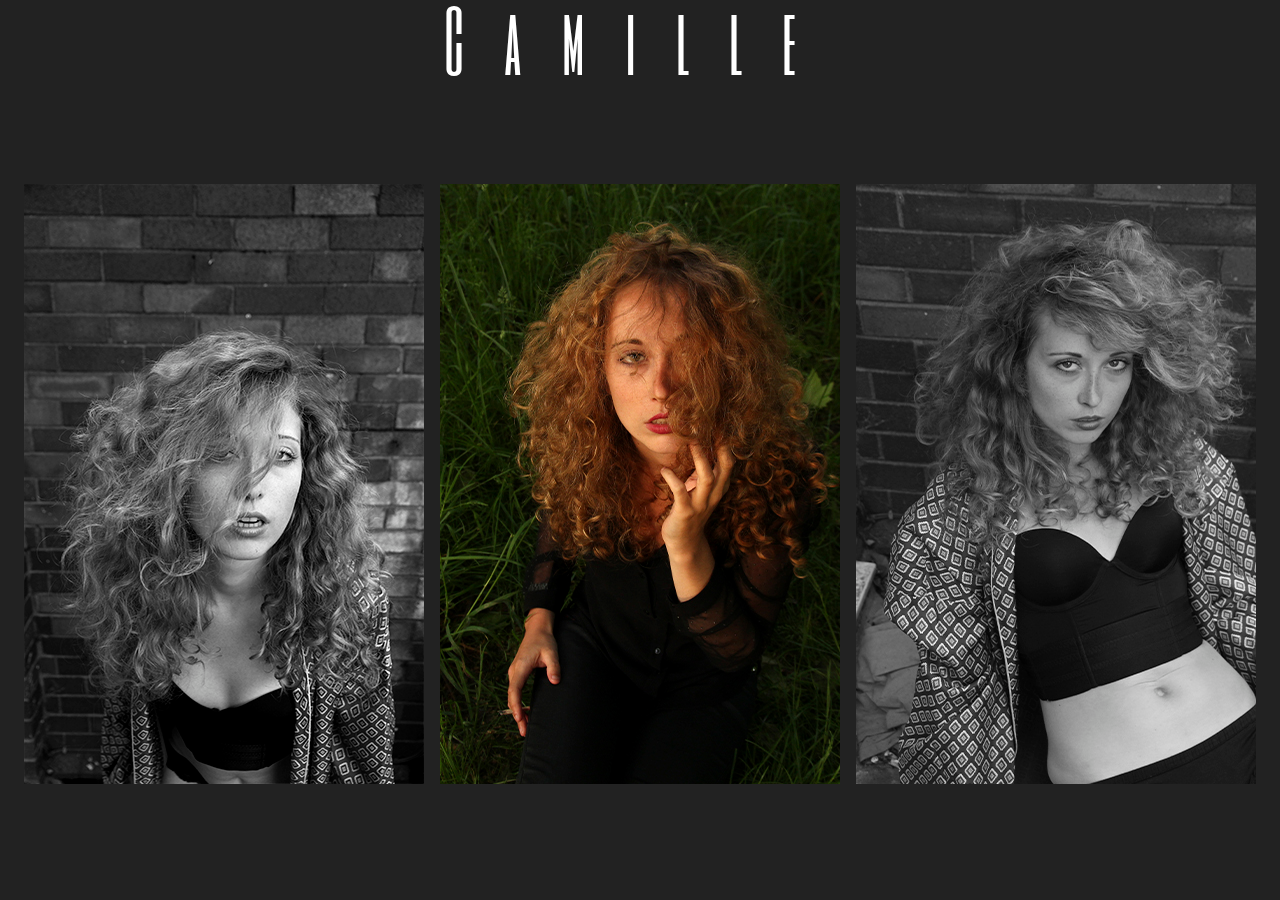
<file: Camille.html>
<!DOCTYPE html>
<html lang="en" dir="ltr">
  <head>
    <meta charset="utf-8">
    <link rel="stylesheet" href="css/reset.css">
    <link rel="stylesheet" href="css/typo.css">
    <link rel="stylesheet" href="css/master.css">
  </head>
  <body>
  <h1>Camille</h1>
  </body>


    <div class="photogirl">

    <img src="images/01C.jpg" alt="ceci est une image">
      <img src="images/03C.jpg" alt="ceci est une image">
    <img src="images/04C.jpg" alt="ceci est une image">

</div>

</html>
</file>
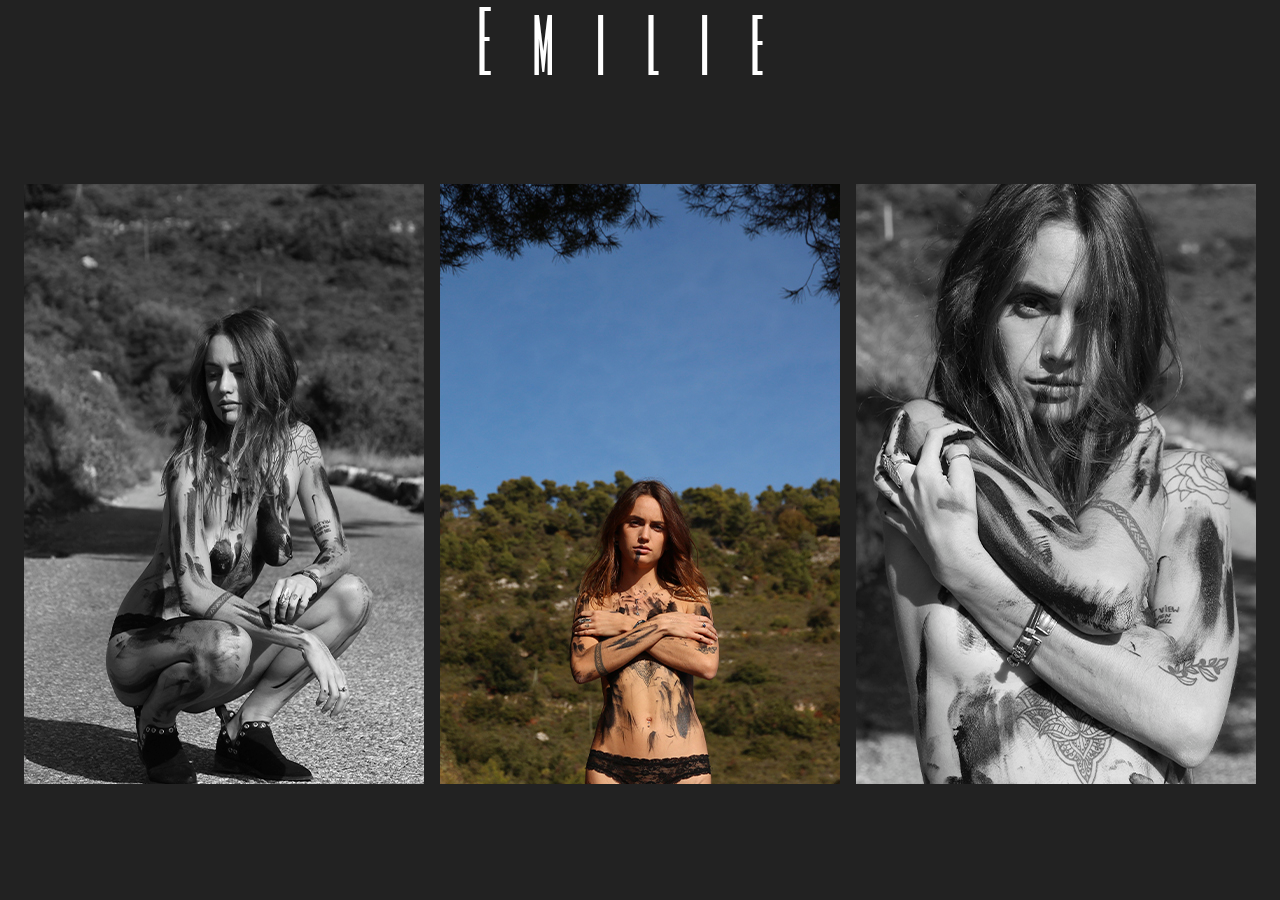
<file: Emilie.html>
<!DOCTYPE html>
<html lang="en" dir="ltr">
  <head>
    <meta charset="utf-8">
    <link rel="stylesheet" href="css/reset.css">
    <link rel="stylesheet" href="css/typo.css">
    <link rel="stylesheet" href="css/master.css">
  </head>
  <body>
  <h1>Emilie</h1>
  </body>

  <div class="photogirl">

<img src="images/01E.jpg" alt="ceci est une image">
<img src="images/02E.jpg" alt="ceci est une image">
<img src="images/03E.jpg" alt="ceci est une image">

</div>

</html>
</file>
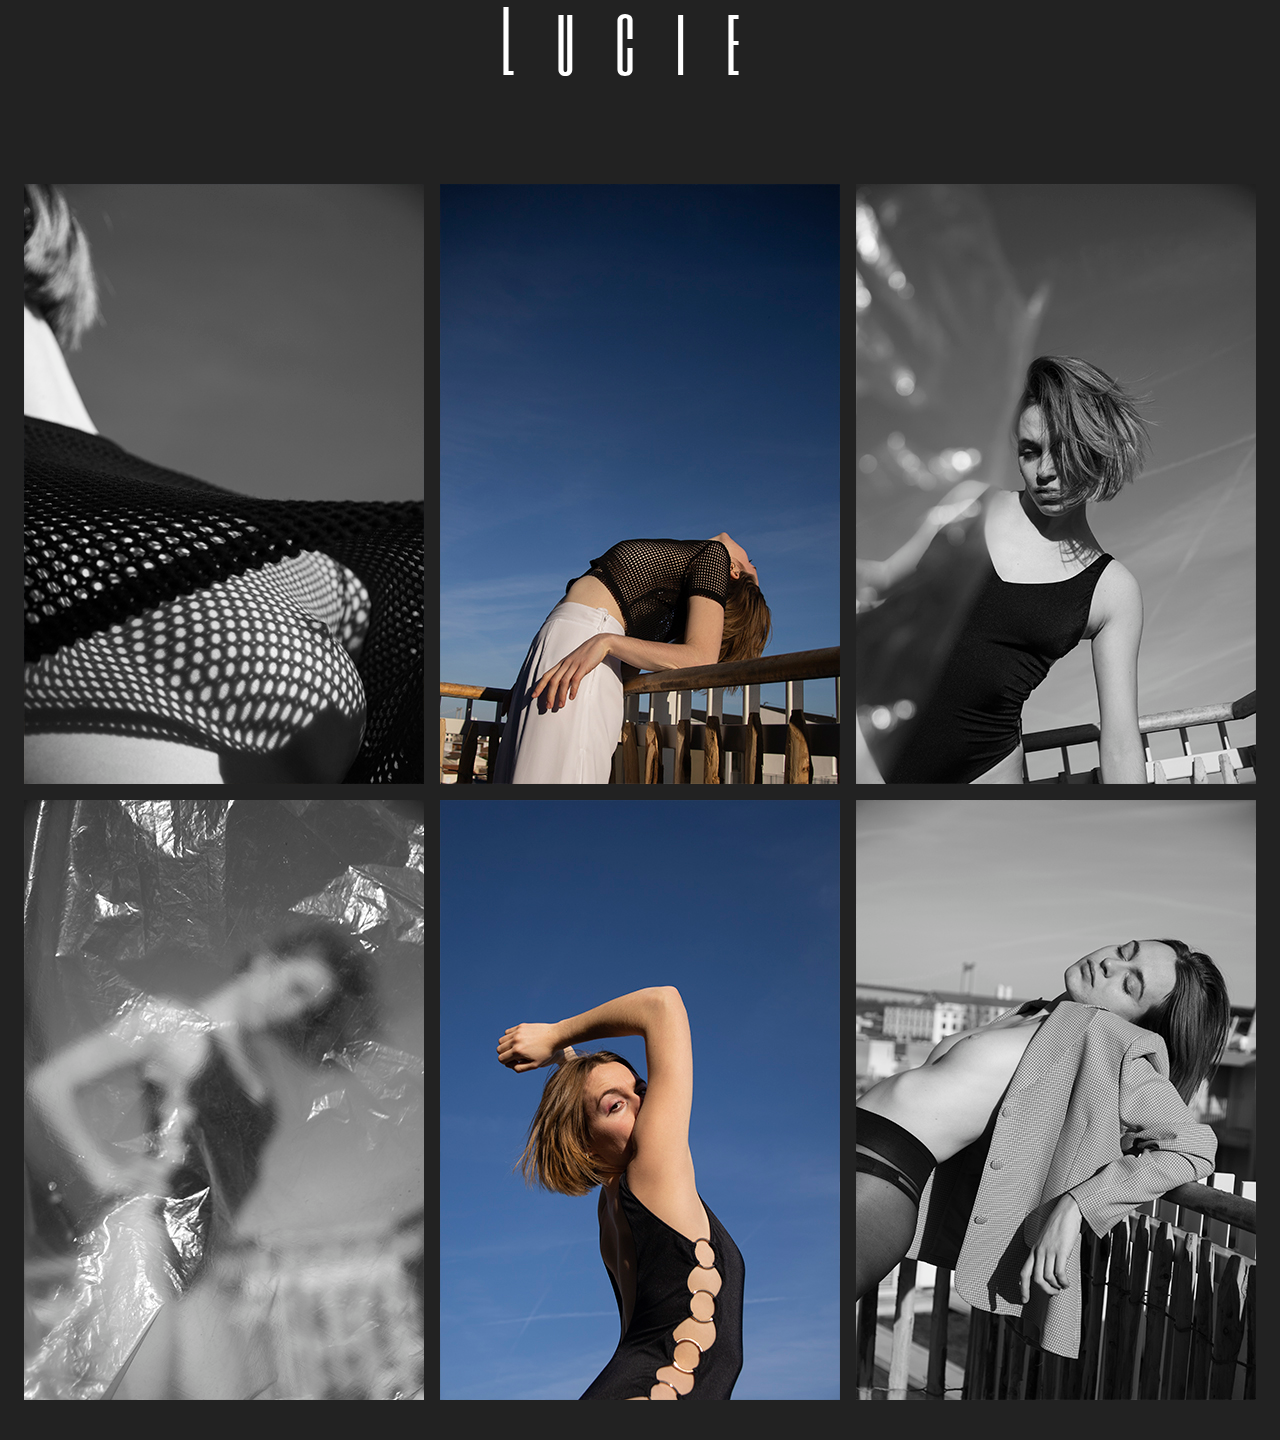
<file: Lucie.html>
<!DOCTYPE html>
<html lang="en" dir="ltr">
  <head>
    <meta charset="utf-8">
    <link rel="stylesheet" href="css/reset.css">
    <link rel="stylesheet" href="css/typo.css">
    <link rel="stylesheet" href="css/master.css">
  </head>
  <body>
  <h1>Lucie</h1>
  </body>

  <div class="photogirl">

<img src="images/02L.jpg" alt="ceci est une image">
<img src="images/01L.jpg" alt="ceci est une image">
<img src="images/03L.jpg" alt="ceci est une image">
<img src="images/04L.jpg" alt="ceci est une image">
<img src="images/06L.jpg" alt="ceci est une image">
<img src="images/05L.jpg" alt="ceci est une image">


</div>


</html>
</file>
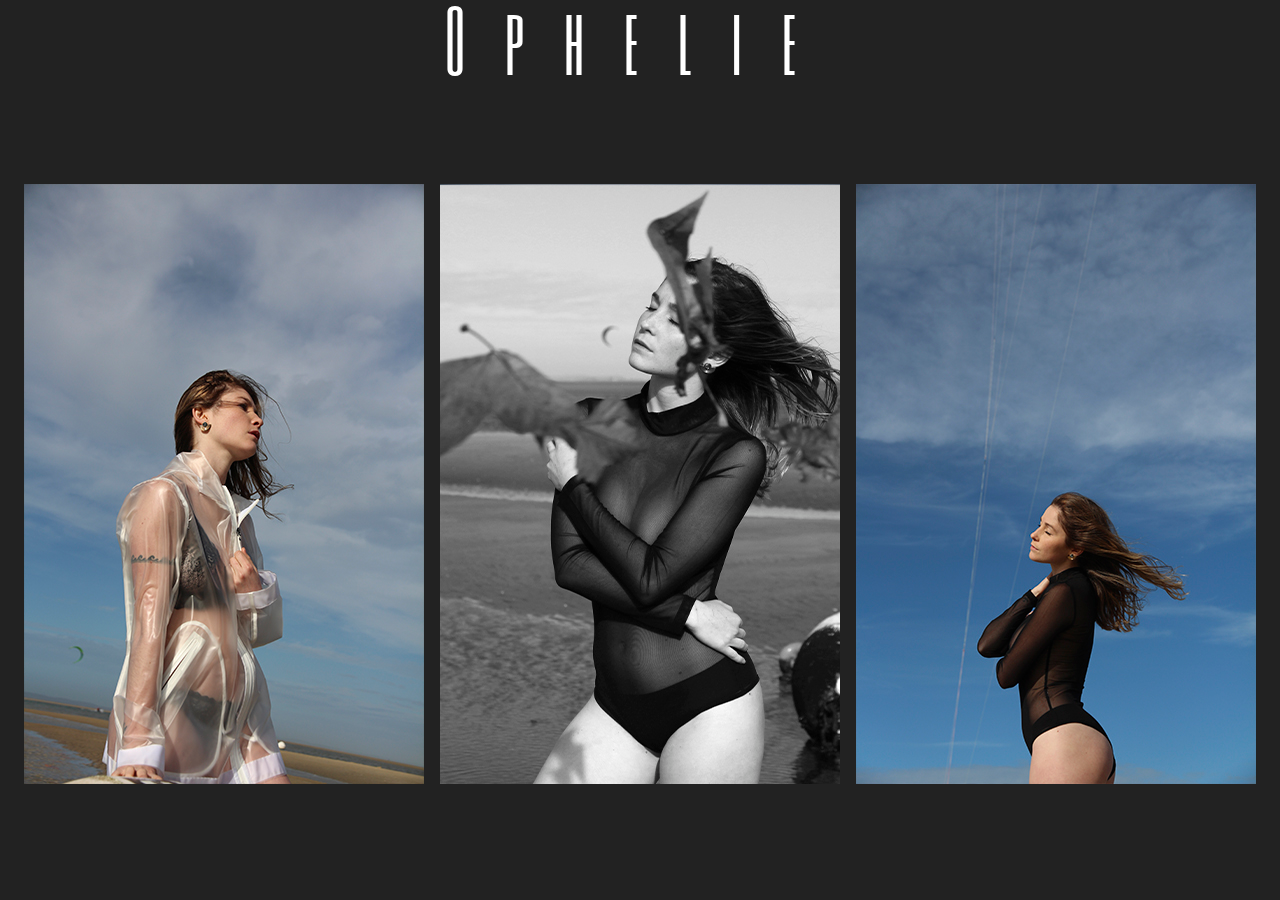
<file: Ophelie.html>
<!DOCTYPE html>
<html lang="en" dir="ltr">
  <head>
    <meta charset="utf-8">
    <link rel="stylesheet" href="css/reset.css">
    <link rel="stylesheet" href="css/typo.css">
    <link rel="stylesheet" href="css/master.css">
  </head>
  <body>
  <h1>Ophelie</h1>
  </body>

    <div class="photogirl">


        <img src="images/010try.jpg" alt="ceci est une image">
          <img src="images/03O.jpg" alt="ceci est une image">
            <img src="images/02O.jpg" alt="ceci est une image">

</div>

</html>
</file>
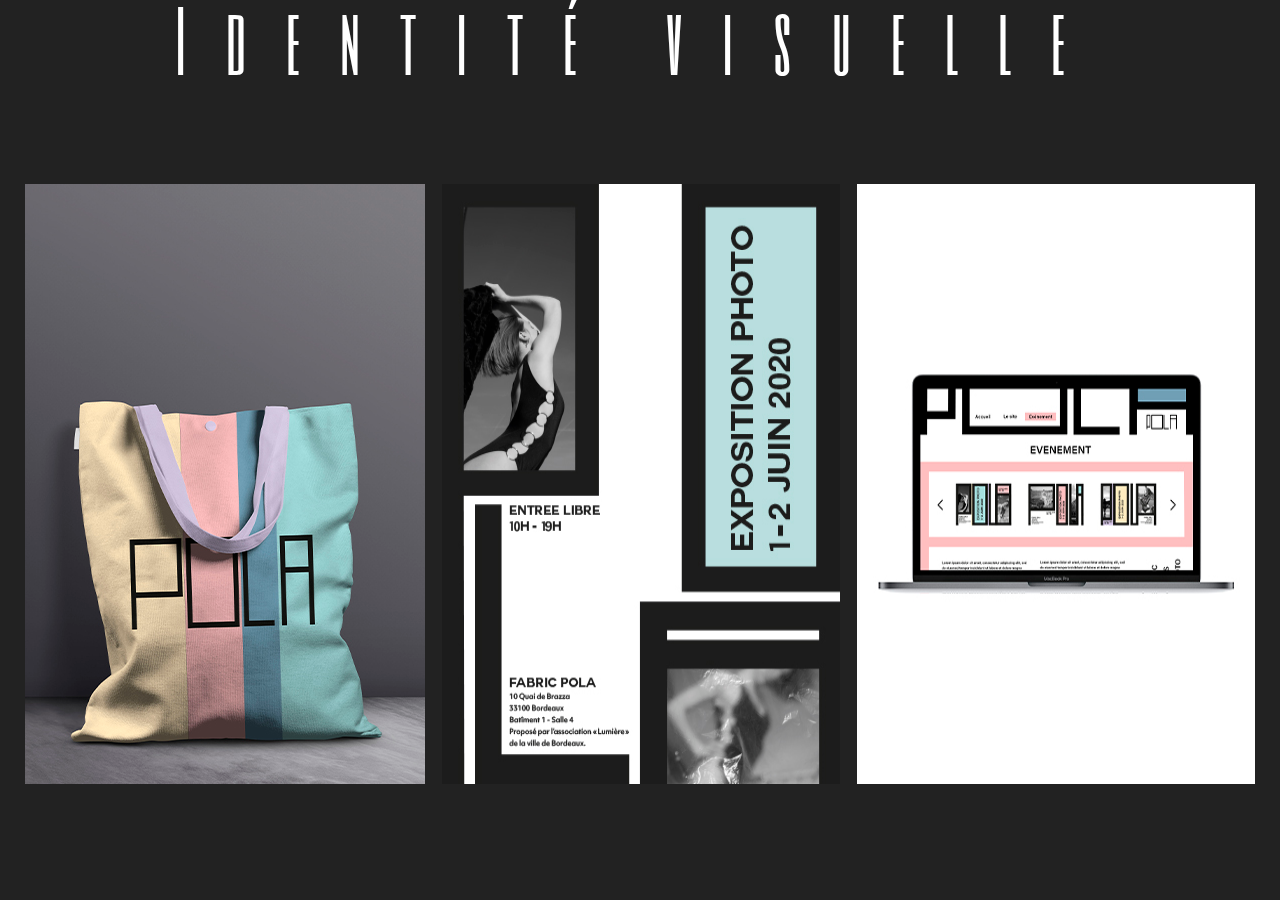
<file: project02.html>
<!DOCTYPE html>
<html lang="en" dir="ltr">
  <head>
    <meta charset="utf-8">
    <title></title>
    <link rel="stylesheet" href="css/reset.css">
    <link rel="stylesheet" href="css/typo.css">
    <link rel="stylesheet" href="css/master.css">
  </head>
  <body>
<h1>Identité visuelle</h1>
  </body>


    <div class="photogirl">

  <img src="images/polasac.jpg" alt="ceci est une image">
  <img src="images/affichepola.jpg" alt="ceci est une image">
    <img src="images/applipola.jpg" alt="ceci est une image">

</div

</html>
</file>
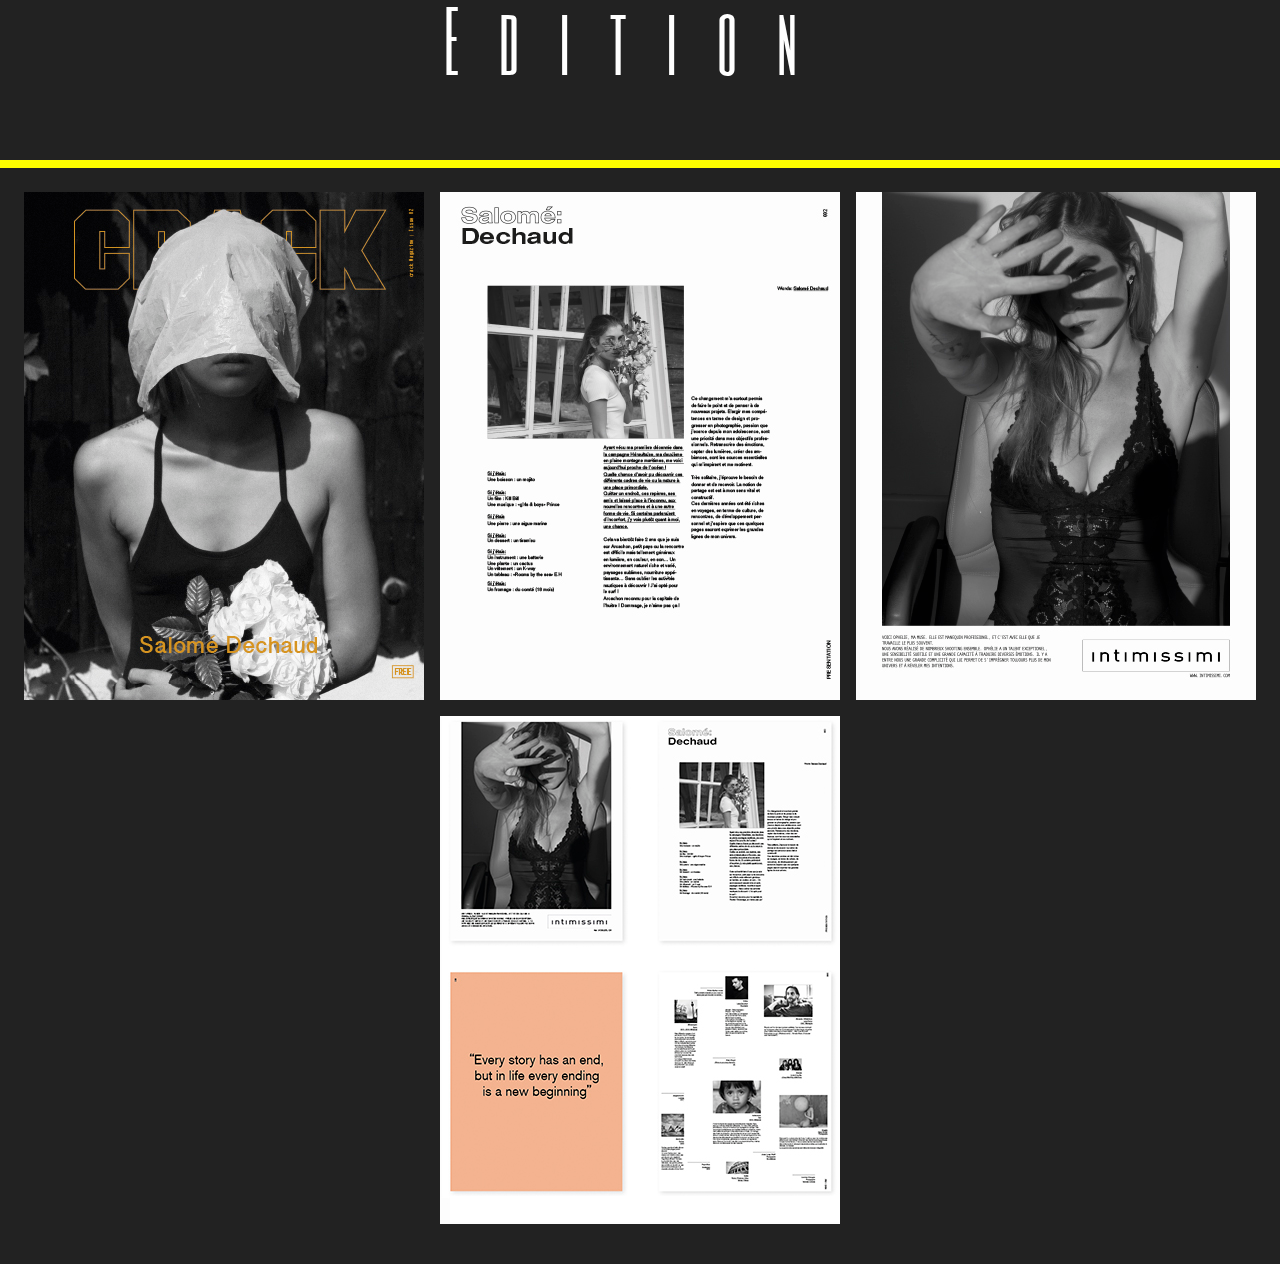
<file: project03.html>
<!DOCTYPE html>
<html lang="en" dir="ltr">
  <head>
    <meta charset="utf-8">
    <title></title>
    <link rel="stylesheet" href="css/reset.css">
    <link rel="stylesheet" href="css/typo.css">
    <link rel="stylesheet" href="css/master.css">
  </head>
  <body>
  <h1>Edition</h1>
  </body>
    <h3> .</h3>

    <div class="photogirl">

  <img src="images/project03_01.jpg" alt="ceci est une image">
  <img src="images/project03_02.jpg" alt="ceci est une image">
    <img src="images/project03_03.jpg" alt="ceci est une image">
      <img src="images/project03_04.jpg" alt="ceci est une image">

  </div>


</html>
</file>
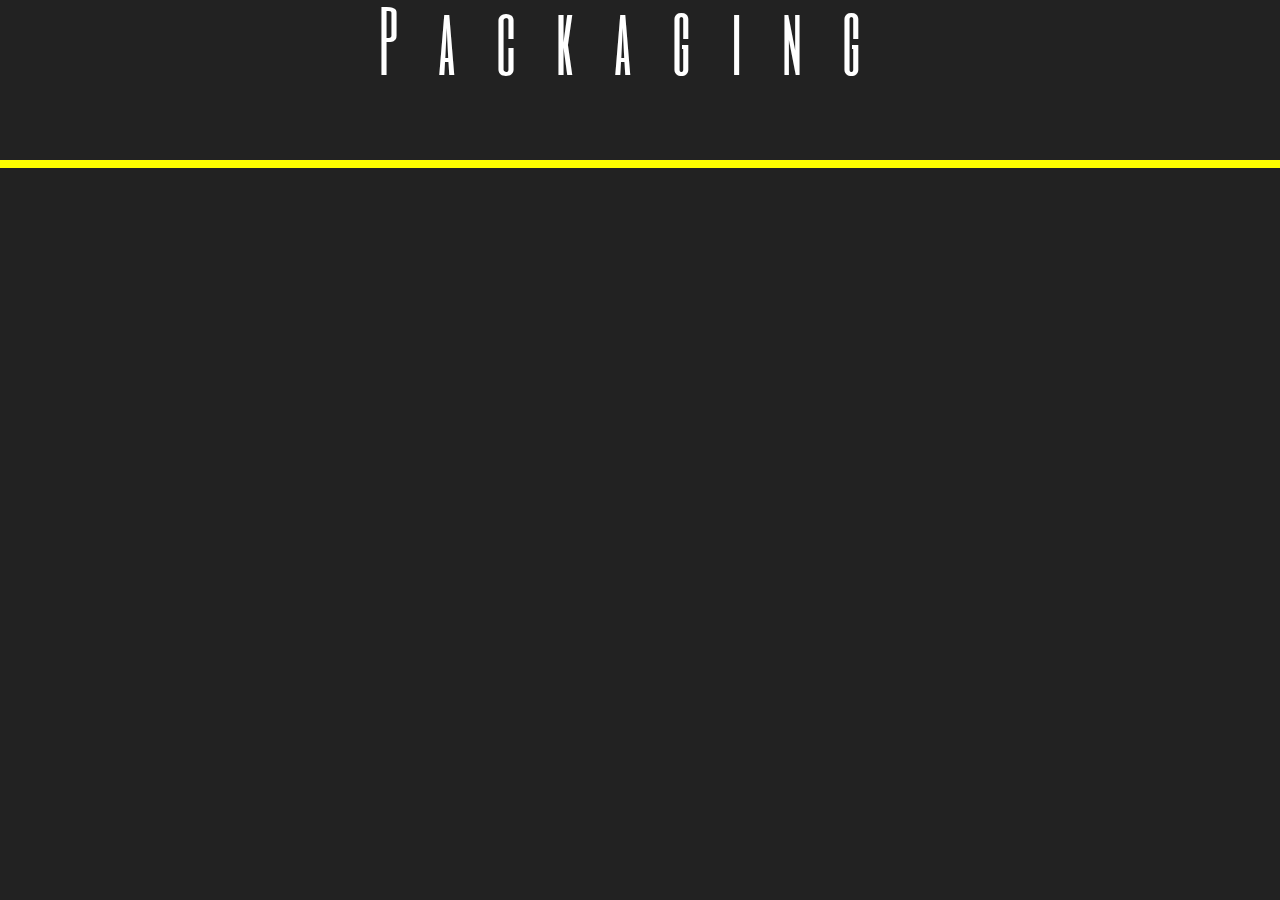
<file: project05.html>
<!DOCTYPE html>
<html lang="en" dir="ltr">
  <head>
    <meta charset="utf-8">
    <link rel="stylesheet" href="css/reset.css">
    <link rel="stylesheet" href="css/typo.css">
    <link rel="stylesheet" href="css/master.css">
  </head>
  <body>
  <h1>Packaging</h1>
  </body>
    <h3>.</h3>
</html>
</file>
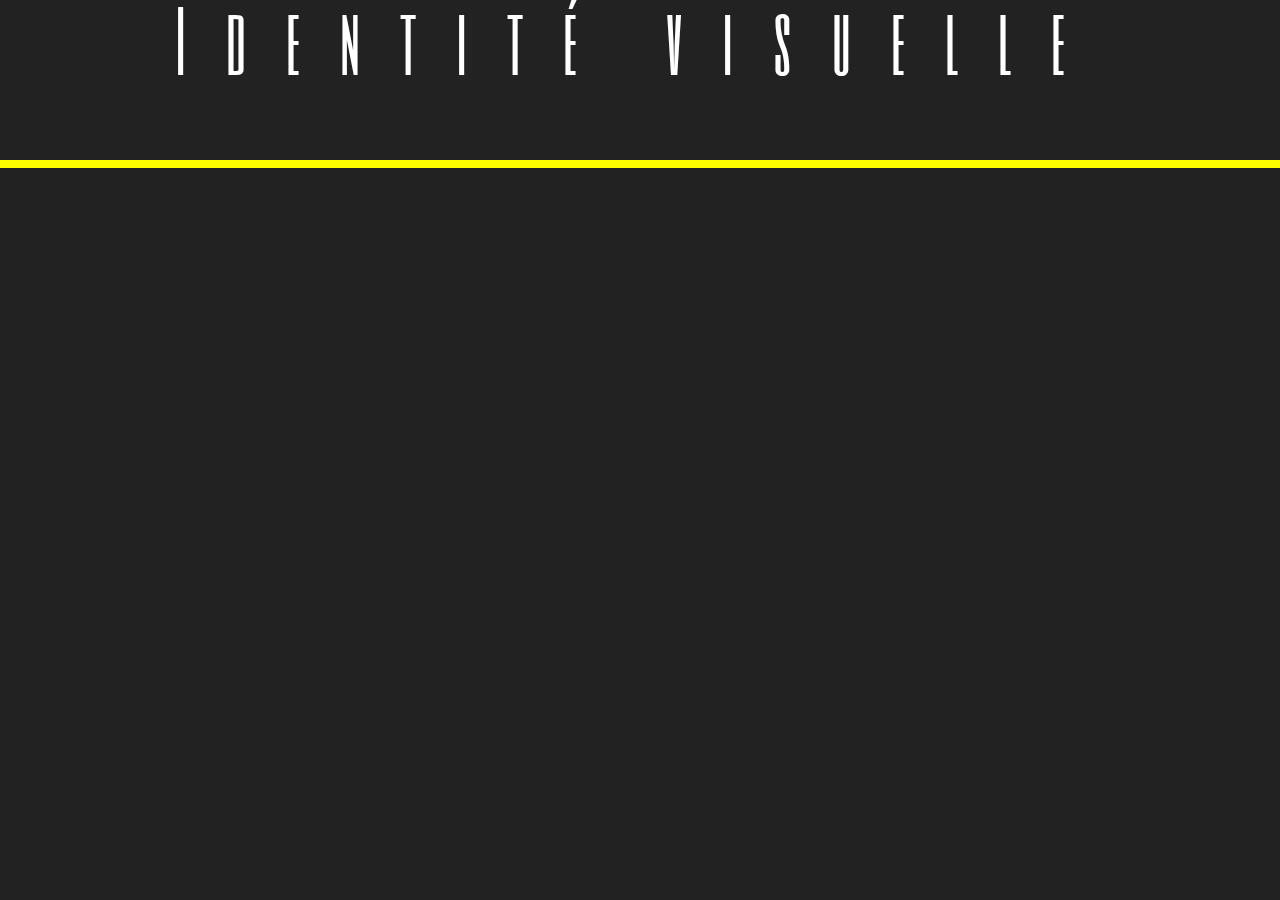
<file: project06.html>
<!DOCTYPE html>
<html lang="en" dir="ltr">
  <head>
    <meta charset="utf-8">
    <link rel="stylesheet" href="css/reset.css">
    <link rel="stylesheet" href="css/typo.css">
    <link rel="stylesheet" href="css/master.css">
  </head>
  <body>
  <h1>Identité visuelle</h1>
  </body>
    <h3>.</h3>
</html>
</file>
<file: css/typo.css>
@import url('https://fonts.googleapis.com/css?family=Dosis&display=swap');
@import url('https://fonts.googleapis.com/css?family=Saira+Condensed:800,900&display=swap');

@import url('https://fonts.googleapis.com/css?family=Six+Caps&display=swap');
@import url('https://fonts.googleapis.com/css?family=Fira+Sans&display=swap');

body{
  font-family: 'Fira sans';
}

h1 {
  font-family: 'Six Caps';
letter-spacing: 40px;
  color: white;
  font-size: 5em;
  margin-bottom: 1em;
  text-align: center;
}

h2 {
  font-size: 2em;
  color: white;
  margin-bottom: 1em;
  font-family: 'Six Caps';
  letter-spacing: 3px;
}

h3 {
  font-size: 0.5em;
  background-color: yellow;
  color: yellow;
  text-align: center;
}

h4 {
  font-size: 1em;
  font-family:'Dosis';
  color: white;
  text-align: center;
}

h5 {
  font-size: 0.8em;
  font-family:'Dosis';
  color: white;
}

p{
font-family:'Dosis';
color: white;
font-size: 1em;
}

figcaption{
  font-size: 1em;
  font-family:'Dosis';
  color: white;

}

a {
  font-size: 0,2em;
  color: black;
}

.project01 {
  color: yellow;
}
</file>
<file: css/master.css>
body {
  background: #222222;
}

a {
  color: black;
}

a:hover {
  background-color: yellow;
  color: black;
}

.project03 {
  color : yellow;
}

section {
  min-height: 98vh;
}

.project-feature-container {
display: flex;
flex-wrap: wrap;
justify-content: space-evenly;
margin: 0.5em;
flex-basis: 320px;
padding: 1em;
}

.project-feature {
  margin: 0.5em;
  flex-basis: 320px;
  padding: 1em;
}

.photo {
  border: 0px solid #000;
    margin: 0.5em;
    flex-basis: 320px;
    padding: 1em;
}

.project {
  color: black;
}

.project01 {
  color: white;
}


#main-menu {
  background: yellow;
  width: 165px;
  position: absolute;
  top: 0;
  left: -165px;
  height: 100%;
  z-index: 999;
  transition: 1s all ease;
}


#main-menu:target {
left: 0px;

}

#main-menu a {
  display: block;
  padding: 1em;
  text-transform: uppercase;
}

#main-menu a:visited {
  color: black;
}

.toggle-menu {
  border: 3px solid yellow;
  border-radius: 6px;
  padding: 1em;
  color: white;
}

.close-menu {
  display: block;
  width: 16px;
  height: 16px;
  background: black;
  border-radius: 100%;
  color: white;
}

#main-menu:target + .backdrop {
  color: white;
  background: rgba(7, 7, 7, 0.9);
  position: absolute;
  top: 0;
  left: 0;
  width: 100%;
  height: 100%;
  z-index: 998;
  transition: 2s all ease;
}


@media (min-width: 640px) {
#main-menu {
  position: static;
  width: 100%;
}

#main-menu ul {
  display: flex;
  justify-content: space-evenly;
}
.toggle-menu {
  display: none;
}
#main-menu .close-menu {
  display: none;
}

.cover {
     display: flex;
     justify-content: space-evenly;
 }

 .carousel {
   width: 100%;
 }

 .photogirl {
 display: flex;
 flex-wrap: wrap;
 justify-content: space-evenly;
 padding: 1em;
 margin-bottom: 1em;
 }

.photogirl img {
  display: block;
  margin: 0.5em;
  flex-basis: 320px;
}

.magazine img {
  display: block;
  margin: 0.5em;
  flex-basis: 320px;
}

 .magazine {
   display: flex;
   flex-wrap: wrap;
   justify-content: space-evenly;
   margin: 1em;
   flex-basis: 700px;
   padding: 5em;
 }

 .vin {
   display: flex;
   flex-wrap: wrap;
   justify-content: space-evenly;
   margin: 1em;
   flex-basis: 30px;
   padding: 5em;

 }
</file>
